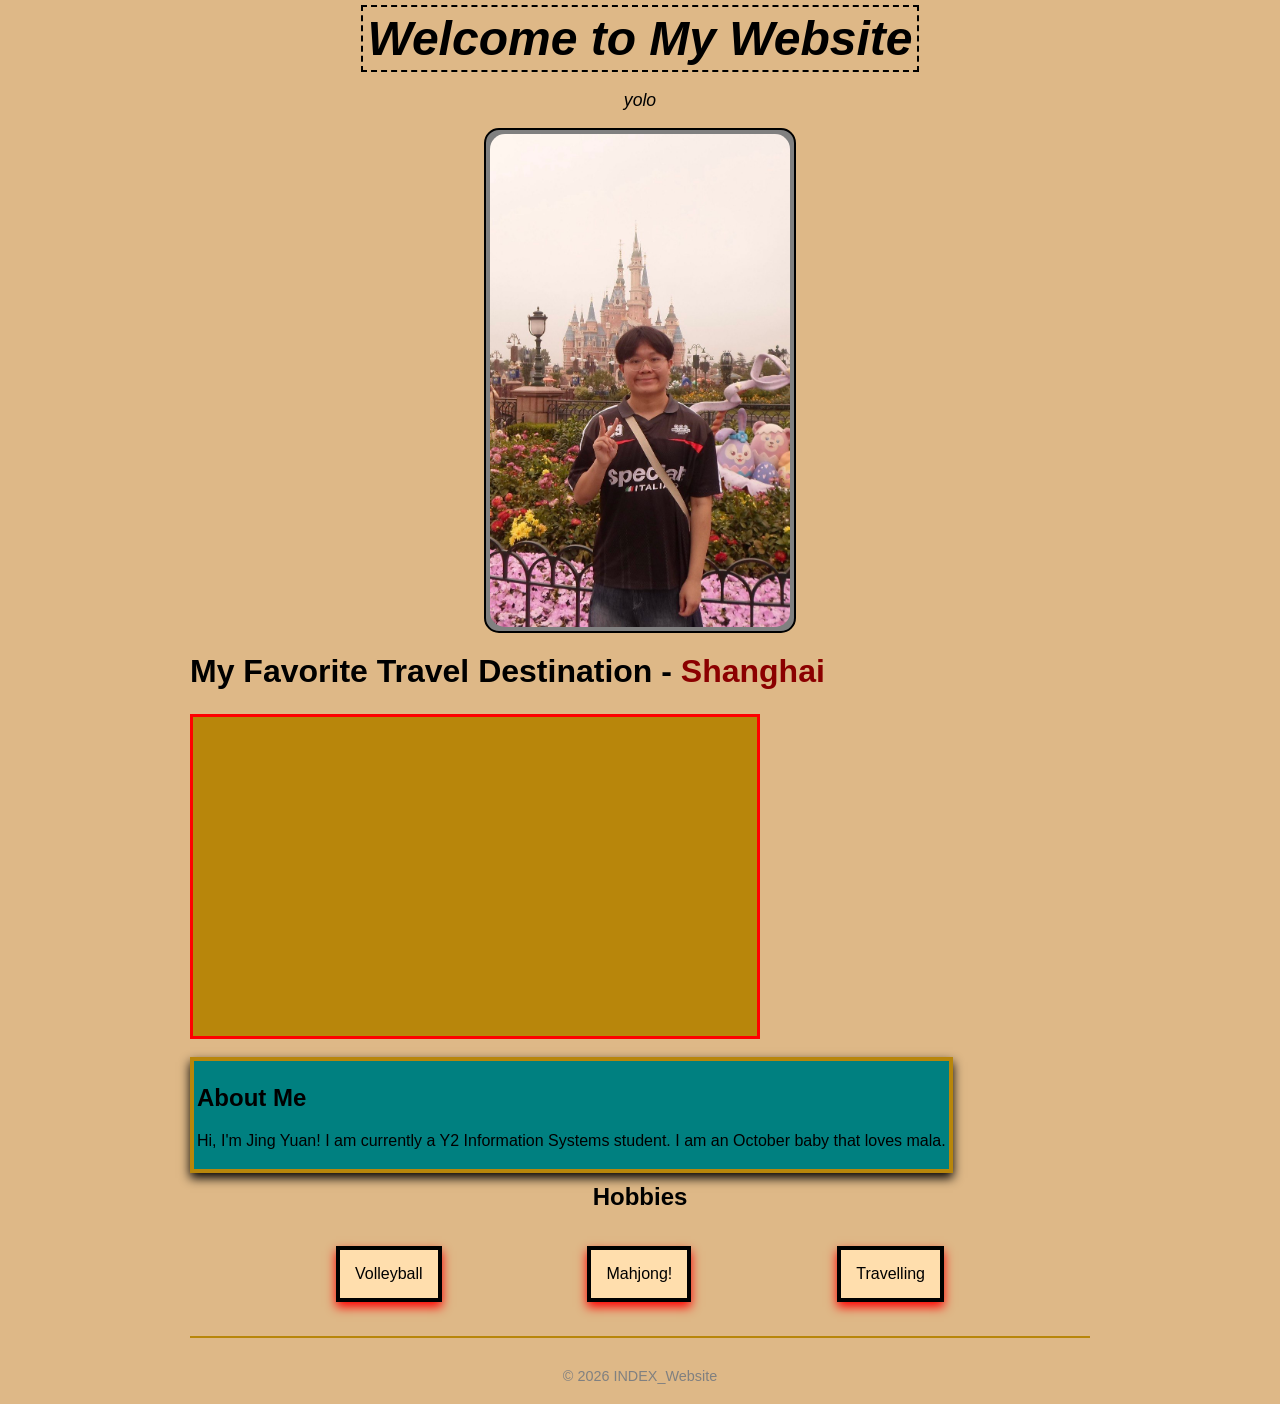
<file: index.html>
<!DOCTYPE html>
<html lang="en">
<head>
  <meta charset="UTF-8">
  <meta name="viewport" content="width=device-width, initial-scale=1.0">
  <title>JY's Website</title>
  <link rel="stylesheet" href="index_style.css">
</head>
<body>
<div class="container">
  <header class="site-header">
    <h1>Welcome to My Website</h1>
    <p class="tagline">yolo</p>
  </header>

  <main>

    <section class="profile">
      <img class="profile-photo" src="jy-image.jpg" alt="JY photo">
    </section>

    <section class="travel">
      <h2>My Favorite Travel Destination - <span class="sh">Shanghai</span></h2>
      <iframe class="travel-video"
        width="560"
        height="315"
        src="https://www.youtube.com/embed/CE1HFeOwMDY?autoplay=1&mute=1"
        title="Favorite travel destination video"
        frameborder="0"
        allow="autoplay; encrypted-media"
        allowfullscreen>
      </iframe>
    </section>

    <section class="bio-box">
      <h2>About Me</h2>
        <p>Hi, I'm Jing Yuan! I am currently a Y2 Information Systems student. I am an October baby that loves mala.</p>
    </section>
    <section class="interest">
        <h3>Hobbies</h3>
        <ul>
            <li>Volleyball</li>
            <li>Mahjong!</li>
            <li>Travelling</li>
        </ul>
    </section>

  </main>
  <footer class="site-footer">
    <p>&copy; 2026 INDEX_Website</p>
  </footer>
</div>
</body>
</html>
</file>
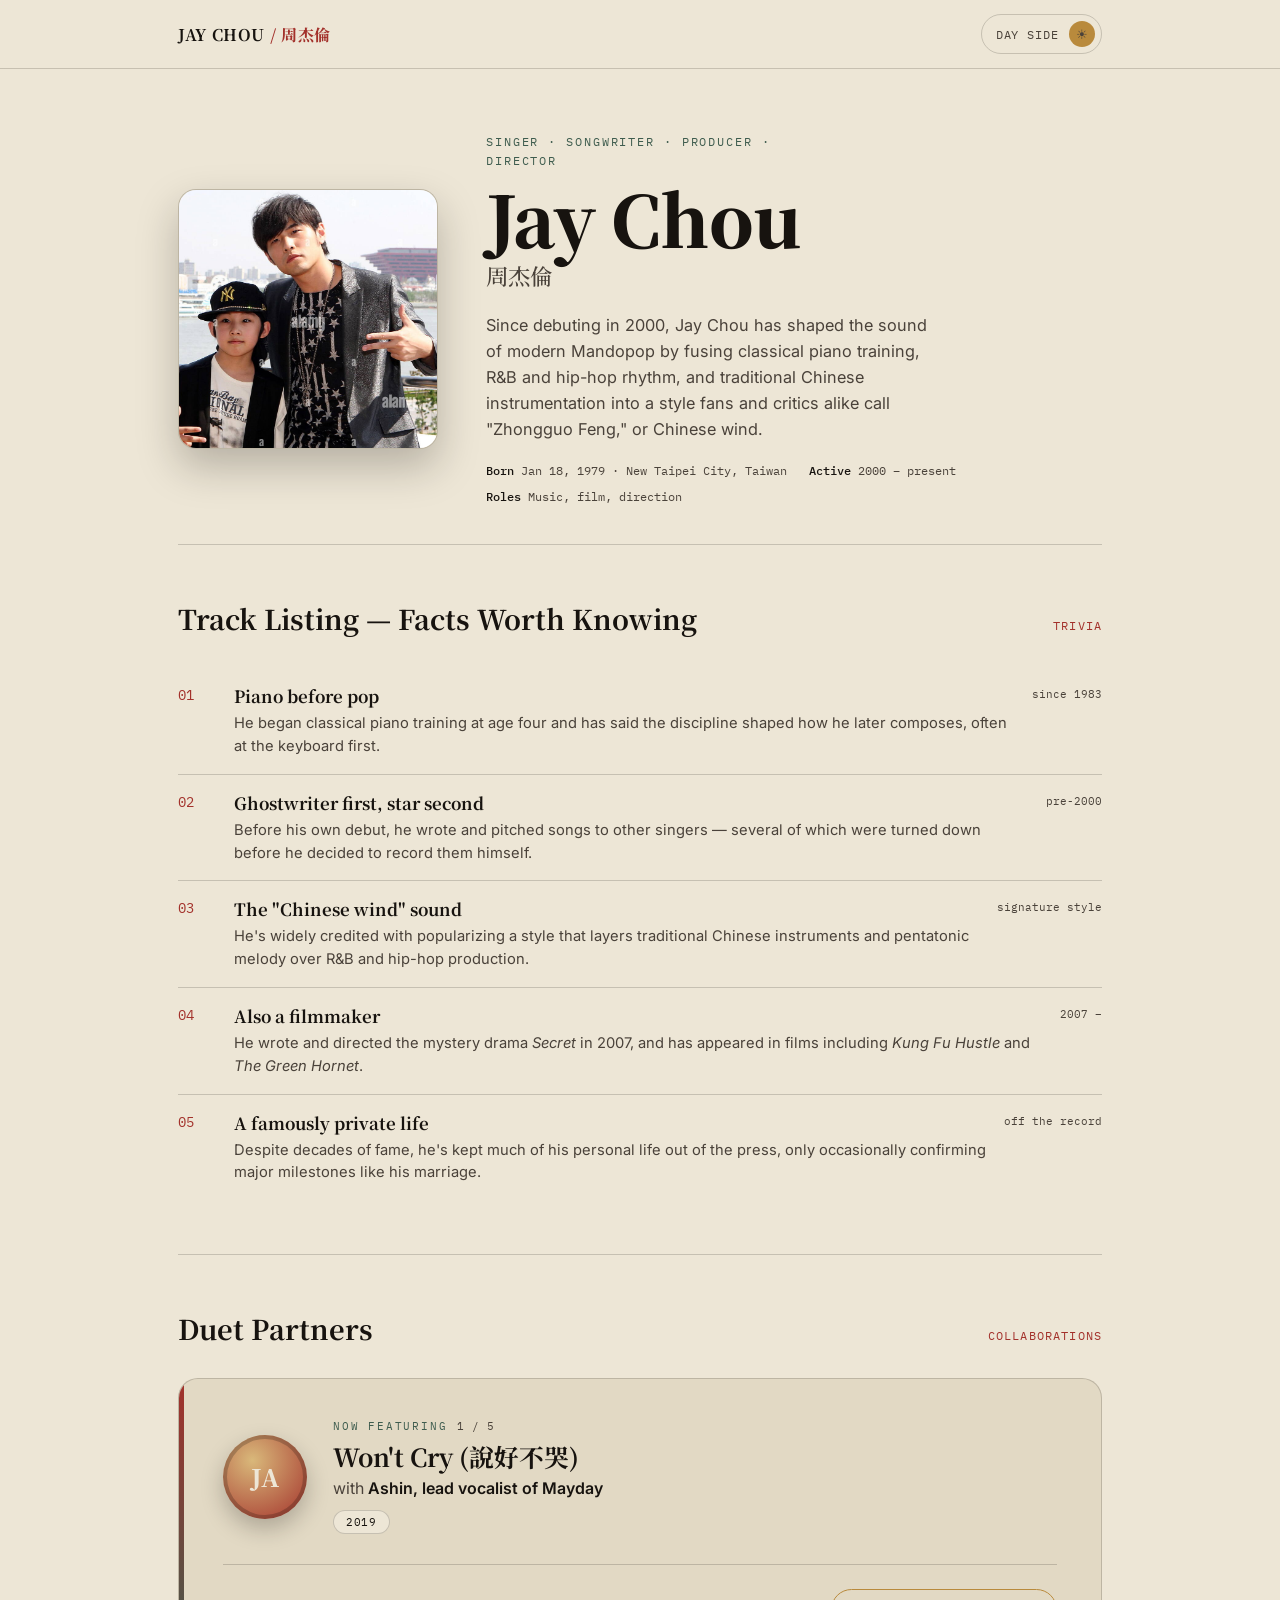
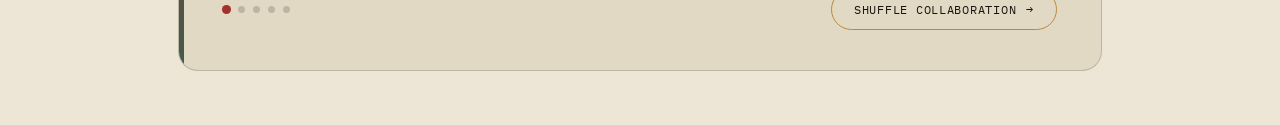
<file: fanpage.html>
<!DOCTYPE html>
<html lang="en">
<head>
<meta charset="UTF-8">
<meta name="viewport" content="width=device-width, initial-scale=1.0">
<title>Jay Chou · Liner Notes</title>
<link rel="preconnect" href="https://fonts.googleapis.com">
<link href="https://fonts.googleapis.com/css2?family=Noto+Serif+TC:wght@500;700;900&family=Inter:wght@400;500;600&family=IBM+Plex+Mono:wght@400;500&display=swap" rel="stylesheet">
<style>
  :root{
    --paper:#EDE6D6;
    --paper-2:#E2D9C4;
    --ink:#17130F;
    --ink-soft:#4A423A;
    --gold:#B98A3C;
    --gold-soft:#D9B87A;
    --jade:#3E5C4E;
    --seal:#A3312B;
    --line: rgba(23,19,15,0.18);
    --shadow: rgba(23,19,15,0.25);

    --stage-bg:#0C0D11;
    --stage-bg-2:#141620;
    --stage-ink:#ECE7DA;
    --stage-ink-soft:#B9B3A3;
    --stage-gold:#F2C955;
    --stage-jade:#6FAE93;
    --stage-seal:#E1584D;
    --stage-line: rgba(236,231,218,0.14);
    --stage-shadow: rgba(0,0,0,0.55);

    --bg: var(--paper);
    --bg2: var(--paper-2);
    --fg: var(--ink);
    --fg-soft: var(--ink-soft);
    --accent: var(--gold);
    --accent-soft: var(--gold-soft);
    --jade-c: var(--jade);
    --seal-c: var(--seal);
    --line-c: var(--line);
    --shadow-c: var(--shadow);

    --display: 'Noto Serif TC', serif;
    --body: 'Inter', system-ui, sans-serif;
    --mono: 'IBM Plex Mono', monospace;
  }

  [data-theme="night"]{
    --bg: var(--stage-bg);
    --bg2: var(--stage-bg-2);
    --fg: var(--stage-ink);
    --fg-soft: var(--stage-ink-soft);
    --accent: var(--stage-gold);
    --accent-soft: var(--stage-gold);
    --jade-c: var(--stage-jade);
    --seal-c: var(--stage-seal);
    --line-c: var(--stage-line);
    --shadow-c: var(--stage-shadow);
  }

  *{ box-sizing: border-box; }
  html{ scroll-behavior: smooth; }
  body{
    margin:0;
    background: var(--bg);
    color: var(--fg);
    font-family: var(--body);
    transition: background .5s ease, color .5s ease;
    -webkit-font-smoothing: antialiased;
  }

  :focus-visible{
    outline: 2px solid var(--seal-c);
    outline-offset: 3px;
  }

  a{ color: inherit; }

  .wrap{
    max-width: 980px;
    margin: 0 auto;
    padding: 0 28px;
  }

  /* ---------- Top bar ---------- */
  .topbar{
    position: sticky; top:0; z-index: 20;
    background: color-mix(in srgb, var(--bg) 88%, transparent);
    backdrop-filter: blur(6px);
    border-bottom: 1px solid var(--line-c);
  }
  .topbar-inner{
    max-width: 980px; margin: 0 auto; padding: 14px 28px;
    display:flex; align-items:center; justify-content: space-between;
  }
  .brand{
    font-family: var(--display); font-weight: 700; font-size: 1rem;
    letter-spacing: .04em;
  }
  .brand span{ color: var(--seal-c); }

  .theme-toggle{
    display:flex; align-items:center; gap:10px;
    background: transparent;
    border: 1px solid var(--line-c);
    border-radius: 999px;
    padding: 6px 6px 6px 14px;
    cursor:pointer;
    font-family: var(--mono);
    font-size: .72rem;
    letter-spacing: .08em;
    color: var(--fg-soft);
    text-transform: uppercase;
    transition: border-color .3s ease;
  }
  .theme-toggle:hover{ border-color: var(--accent); }
  .toggle-dot{
    width: 26px; height: 26px; border-radius: 50%;
    background: var(--accent);
    display:flex; align-items:center; justify-content:center;
    font-size: .8rem;
    transition: transform .4s cubic-bezier(.2,.9,.3,1.2);
  }
  [data-theme="night"] .toggle-dot{ transform: rotate(180deg); }

  /* ---------- Hero ---------- */
  .hero{
    padding: 64px 0 40px;
    display:grid;
    grid-template-columns: 260px 1fr;
    gap: 48px;
    align-items:center;
  }

  @keyframes spin{ to{ transform: rotate(360deg); } }

  .hero-photo{
    width: 260px; height: 260px;
    border-radius: 18px;
    overflow: hidden;
    background: var(--bg2);
    border: 1px solid var(--line-c);
    box-shadow: 0 18px 40px var(--shadow-c);
    flex-shrink: 0;
  }
  .hero-photo img{
    width: 100%; height: 100%;
    object-fit: cover;
    display: block;
  }

  .hero-copy .eyebrow{
    font-family: var(--mono);
    text-transform: uppercase;
    letter-spacing: .16em;
    font-size: .74rem;
    color: var(--jade-c);
    margin: 0 0 14px;
  }
  .hero-copy h1{
    font-family: var(--display);
    font-weight: 900;
    font-size: clamp(2.6rem, 6vw, 4.4rem);
    line-height: .95;
    margin: 0 0 6px;
    letter-spacing: -.01em;
  }
  .hero-copy .zh{
    font-family: var(--display);
    font-size: 1.4rem;
    color: var(--fg-soft);
    margin: 0 0 18px;
    font-weight: 500;
  }
  .hero-copy p{
    max-width: 46ch;
    color: var(--fg-soft);
    line-height: 1.6;
    font-size: 1.02rem;
    margin: 0 0 20px;
  }
  .meta-row{
    display:flex; flex-wrap: wrap; gap: 10px 22px;
    font-family: var(--mono);
    font-size: .78rem;
    color: var(--fg-soft);
  }
  .meta-row b{ color: var(--fg); font-weight: 500; }

  /* ---------- Section framing ---------- */
  section{ padding: 54px 0; border-top: 1px solid var(--line-c); }
  .section-head{
    display:flex; align-items:baseline; justify-content: space-between;
    margin-bottom: 30px; gap: 16px; flex-wrap: wrap;
  }
  .section-head h2{
    font-family: var(--display);
    font-size: 1.7rem;
    margin: 0;
  }
  .section-head .tag{
    font-family: var(--mono); font-size: .72rem;
    letter-spacing: .1em; text-transform: uppercase;
    color: var(--seal-c);
  }

  /* ---------- Bio (liner notes) ---------- */
  .bio{
    columns: 2;
    column-gap: 40px;
    color: var(--fg-soft);
    line-height: 1.75;
    font-size: 1rem;
  }
  .bio p{ margin: 0 0 1em; break-inside: avoid; }
  .bio p:first-of-type::first-letter{
    font-family: var(--display);
    font-size: 3.4rem;
    font-weight: 900;
    float: left;
    line-height: .8;
    padding: 6px 8px 0 0;
    color: var(--seal-c);
  }
  @media (max-width: 700px){ .bio{ columns: 1; } }

  /* ---------- Facts as tracklist ---------- */
  .tracklist{ list-style:none; margin:0; padding:0; }
  .track{
    display:grid;
    grid-template-columns: 40px 1fr auto;
    gap: 16px;
    align-items: start;
    padding: 16px 0;
    border-bottom: 1px solid var(--line-c);
  }
  .track:last-child{ border-bottom:none; }
  .track-no{
    font-family: var(--mono);
    color: var(--seal-c);
    font-size: .85rem;
    padding-top: 2px;
  }
  .track-body h3{
    margin: 0 0 4px;
    font-family: var(--display);
    font-size: 1.05rem;
    font-weight: 700;
  }
  .track-body p{
    margin: 0; color: var(--fg-soft);
    font-size: .92rem; line-height: 1.55;
  }
  .track-tag{
    font-family: var(--mono);
    font-size: .7rem;
    color: var(--fg-soft);
    white-space: nowrap;
    padding-top: 3px;
  }

  /* ---------- Interactive: duet partners ---------- */
  .duet-panel{
    position: relative;
    background: var(--bg2);
    border: 1px solid var(--line-c);
    border-radius: 20px;
    padding: 40px 44px;
    overflow: hidden;
  }
  .duet-panel::before{
    content:"";
    position:absolute;
    left:0; top:0; bottom:0;
    width: 5px;
    background: linear-gradient(var(--seal-c), var(--jade-c));
  }

  .duet-top{
    display:flex;
    align-items:center;
    gap: 26px;
  }
  @media (max-width: 560px){ .duet-top{ flex-direction: column; text-align:center; } }

  .duet-avatar{
    width: 84px; height: 84px;
    border-radius: 50%;
    flex-shrink: 0;
    display:flex; align-items:center; justify-content:center;
    background: radial-gradient(circle at 35% 30%, var(--accent-soft), var(--seal-c));
    color: var(--paper);
    font-family: var(--display); font-weight: 900; font-size: 1.5rem;
    box-shadow: inset 0 0 0 4px rgba(0,0,0,.2), 0 10px 22px var(--shadow-c);
    transition: opacity .25s ease, transform .25s ease;
  }

  .duet-info{ flex: 1; min-width: 0; }
  .duet-label{
    font-family: var(--mono);
    font-size: .7rem;
    text-transform: uppercase;
    letter-spacing: .16em;
    color: var(--jade-c);
    margin: 0 0 8px;
    display:flex; align-items:center; gap: 10px; flex-wrap: wrap;
  }
  .duet-count{ color: var(--fg-soft); letter-spacing: .04em; }

  .duet-body{
    transition: opacity .25s ease, transform .25s ease;
  }
  .duet-body.fading{
    opacity: 0;
    transform: translateY(6px);
  }
  .duet-song{
    font-family: var(--display);
    font-size: 1.55rem;
    font-weight: 700;
    margin: 0 0 6px;
    line-height: 1.25;
  }
  .duet-with{
    font-size: 1rem;
    color: var(--fg-soft);
    margin: 0 0 12px;
  }
  .duet-with b{ color: var(--fg); font-weight: 600; }
  .duet-year{
    display:inline-block;
    font-family: var(--mono);
    font-size: .7rem;
    letter-spacing: .06em;
    color: var(--fg);
    background: var(--bg);
    border: 1px solid var(--line-c);
    border-radius: 999px;
    padding: 4px 12px;
  }

  .duet-controls{
    display:flex;
    align-items:center;
    justify-content: space-between;
    gap: 20px;
    margin-top: 30px;
    padding-top: 24px;
    border-top: 1px solid var(--line-c);
  }
  @media (max-width: 560px){ .duet-controls{ flex-direction: column; } }

  .duet-dots{
    display:flex; gap: 8px;
  }
  .duet-dot{
    width: 7px; height: 7px; border-radius: 50%;
    background: var(--line-c);
    transition: background .25s ease, transform .25s ease;
  }
  .duet-dot.active{
    background: var(--seal-c);
    transform: scale(1.3);
  }

  .duet-btn{
    display:inline-flex; align-items:center; gap: 10px;
    border: 1px solid var(--accent);
    background: transparent;
    color: var(--fg);
    font-family: var(--mono);
    font-size: .76rem;
    letter-spacing: .06em;
    text-transform: uppercase;
    padding: 12px 22px;
    border-radius: 999px;
    cursor:pointer;
    transition: background .25s ease, color .25s ease, transform .15s ease;
  }
  .duet-btn:hover{ background: var(--accent); color: var(--bg); }
  .duet-btn:active{ transform: scale(.97); }
  .duet-btn .arrow{ transition: transform .25s ease; }
  .duet-btn:hover .arrow{ transform: translateX(3px); }

  @media (prefers-reduced-motion: reduce){
    .duet-body, .duet-avatar{ transition: none; }
  }

  /* ---------- Footer ---------- */
  footer{
    padding: 40px 0 70px;
    color: var(--fg-soft);
    font-family: var(--mono);
    font-size: .72rem;
    letter-spacing: .04em;
    text-align:center;
    border-top: 1px solid var(--line-c);
  }

  @media (max-width: 700px){
    .hero{ grid-template-columns: 1fr; text-align:center; }
    .hero-copy p{ margin-left:auto; margin-right:auto; }
    .meta-row{ justify-content:center; }
    .hero-photo{ margin: 0 auto; }
  }

  @media (prefers-reduced-motion: reduce){
    html{ scroll-behavior:auto; }
    .toggle-dot{ transition:none; }
  }
</style>
</head>
<body>

<div class="topbar">
  <div class="topbar-inner">
    <div class="brand">JAY CHOU <span>/ 周杰倫</span></div>
    <button class="theme-toggle" id="themeToggle" aria-pressed="false">
      <span id="themeLabel">Day side</span>
      <span class="toggle-dot" aria-hidden="true">☀</span>
    </button>
  </div>
</div>

<div class="wrap">

  <section class="hero" style="border-top:none;">
    <div class="hero-photo">
      <img src="/jaychou.jpg" alt="Jay Chou">
    </div>
    <div class="hero-copy">
      <p class="eyebrow">Singer · Songwriter · Producer · Director</p>
      <h1>Jay Chou</h1>
      <p class="zh">周杰倫</p>
      <p>Since debuting in 2000, Jay Chou has shaped the sound of modern Mandopop by fusing classical piano training, R&amp;B and hip-hop rhythm, and traditional Chinese instrumentation into a style fans and critics alike call "Zhongguo Feng," or Chinese wind.</p>
      <div class="meta-row">
        <span><b>Born</b> Jan 18, 1979 · New Taipei City, Taiwan</span>
        <span><b>Active</b> 2000 – present</span>
        <span><b>Roles</b> Music, film, direction</span>
      </div>
    </div>
  </section>

  <section id="facts">
    <div class="section-head">
      <h2>Track Listing — Facts Worth Knowing</h2>
      <span class="tag">Trivia</span>
    </div>
    <ol class="tracklist">
      <li class="track">
        <span class="track-no">01</span>
        <span class="track-body">
          <h3>Piano before pop</h3>
          <p>He began classical piano training at age four and has said the discipline shaped how he later composes, often at the keyboard first.</p>
        </span>
        <span class="track-tag">since 1983</span>
      </li>
      <li class="track">
        <span class="track-no">02</span>
        <span class="track-body">
          <h3>Ghostwriter first, star second</h3>
          <p>Before his own debut, he wrote and pitched songs to other singers — several of which were turned down before he decided to record them himself.</p>
        </span>
        <span class="track-tag">pre-2000</span>
      </li>
      <li class="track">
        <span class="track-no">03</span>
        <span class="track-body">
          <h3>The "Chinese wind" sound</h3>
          <p>He's widely credited with popularizing a style that layers traditional Chinese instruments and pentatonic melody over R&amp;B and hip-hop production.</p>
        </span>
        <span class="track-tag">signature style</span>
      </li>
      <li class="track">
        <span class="track-no">04</span>
        <span class="track-body">
          <h3>Also a filmmaker</h3>
          <p>He wrote and directed the mystery drama <em>Secret</em> in 2007, and has appeared in films including <em>Kung Fu Hustle</em> and <em>The Green Hornet</em>.</p>
        </span>
        <span class="track-tag">2007 –</span>
      </li>
      <li class="track">
        <span class="track-no">05</span>
        <span class="track-body">
          <h3>A famously private life</h3>
          <p>Despite decades of fame, he's kept much of his personal life out of the press, only occasionally confirming major milestones like his marriage.</p>
        </span>
        <span class="track-tag">off the record</span>
      </li>
    </ol>
  </section>

  <section id="duets">
    <div class="section-head">
      <h2>Duet Partners</h2>
      <span class="tag">Collaborations</span>
    </div>
    <div class="duet-panel">
      <div class="duet-top">
        <div class="duet-avatar" id="duetAvatar">JC</div>
        <div class="duet-info">
          <p class="duet-label">Now featuring <span class="duet-count" id="duetCount">1 / 5</span></p>
          <div class="duet-body" id="duetBody">
            <h3 class="duet-song" id="duetSong"></h3>
            <p class="duet-with" id="duetWith"></p>
            <span class="duet-year" id="duetYear"></span>
          </div>
        </div>
      </div>
      <div class="duet-controls">
        <div class="duet-dots" id="duetDots"></div>
        <button class="duet-btn" id="duetBtn">Shuffle collaboration <span class="arrow">→</span></button>
      </div>
    </div>
  </section>

</div>


<script>
  // ---- Theme switcher (Day / Night) ----
  const root = document.body;
  const toggleBtn = document.getElementById('themeToggle');
  const themeLabel = document.getElementById('themeLabel');
  const toggleDot = toggleBtn.querySelector('.toggle-dot');

  function setTheme(theme){
    if(theme === 'night'){
      root.setAttribute('data-theme', 'night');
      themeLabel.textContent = 'Night side';
      toggleDot.textContent = '★';
      toggleBtn.setAttribute('aria-pressed', 'true');
    } else {
      root.removeAttribute('data-theme');
      themeLabel.textContent = 'Day side';
      toggleDot.textContent = '☀';
      toggleBtn.setAttribute('aria-pressed', 'false');
    }
  }

  toggleBtn.addEventListener('click', () => {
    const isNight = root.getAttribute('data-theme') === 'night';
    setTheme(isNight ? 'day' : 'night');
  });

  // ---- Duet partner cycler ----
  const duets = [
    { song: "Won't Cry (說好不哭)", with: "Ashin, lead vocalist of Mayday", year: "2019", initials: "JA" },
    { song: "Shouldn't Be (不該)", with: "A-Mei", year: "2016", initials: "JM" },
    { song: "Coral Sea (珊瑚海)", with: "Lara Liang, on backing vocals", year: "2005", initials: "JL" },
    { song: "Christmas Star", with: "Gary Yang", year: "2011", initials: "JG" },
    { song: "Simple Love (簡單愛)", with: "Vivian Hsu, as lyricist", year: "2001", initials: "JV" }
  ];

  const duetAvatar = document.getElementById('duetAvatar');
  const duetBody = document.getElementById('duetBody');
  const duetSong = document.getElementById('duetSong');
  const duetWith = document.getElementById('duetWith');
  const duetYear = document.getElementById('duetYear');
  const duetCount = document.getElementById('duetCount');
  const duetDots = document.getElementById('duetDots');
  const duetBtn = document.getElementById('duetBtn');

  let duetIndex = 0;

  duets.forEach((_, i) => {
    const dot = document.createElement('span');
    dot.className = 'duet-dot' + (i === 0 ? ' active' : '');
    duetDots.appendChild(dot);
  });

  function renderDuet(i){
    const d = duets[i];
    duetAvatar.textContent = d.initials;
    duetSong.textContent = d.song;
    duetWith.innerHTML = 'with <b>' + d.with + '</b>';
    duetYear.textContent = d.year;
    duetCount.textContent = (i + 1) + ' / ' + duets.length;
    [...duetDots.children].forEach((dot, di) => {
      dot.classList.toggle('active', di === i);
    });
  }

  function pickRandomDuet(){
    if(duets.length <= 1) return 0;
    let i;
    do{ i = Math.floor(Math.random() * duets.length); } while(i === duetIndex);
    return i;
  }

  renderDuet(duetIndex);

  duetBtn.addEventListener('click', () => {
    duetBody.classList.add('fading');
    duetAvatar.style.opacity = '0';
    setTimeout(() => {
      duetIndex = pickRandomDuet();
      renderDuet(duetIndex);
      duetBody.classList.remove('fading');
      duetAvatar.style.opacity = '1';
    }, 220);
  });
</script>

</body>
</html>
</file>
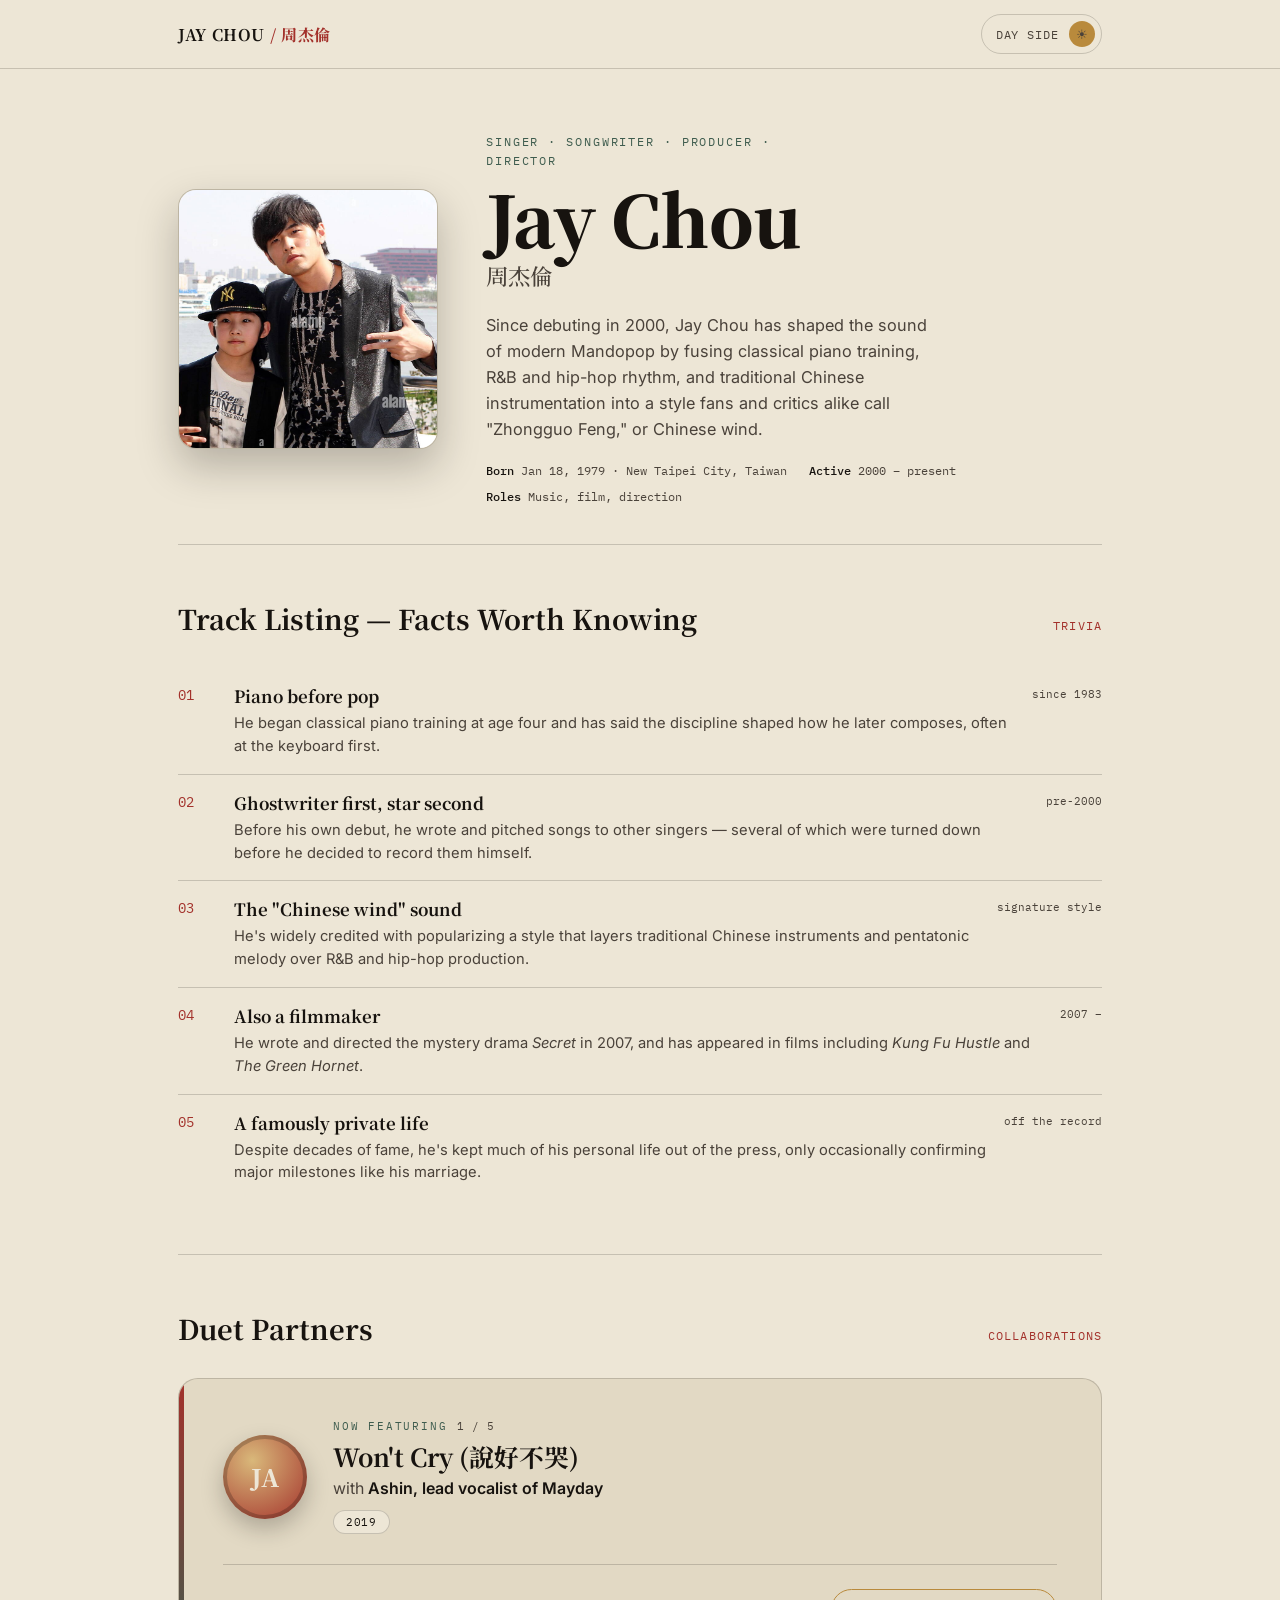
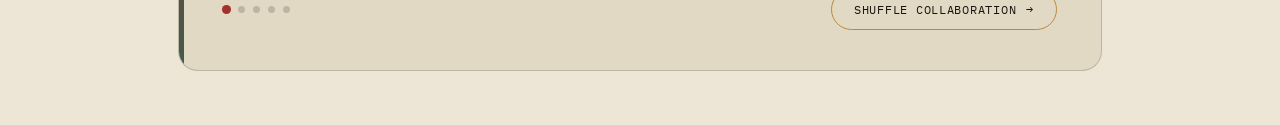
<file: wk1/fanpage.html>
<!DOCTYPE html>
<html lang="en">
<head>
<meta charset="UTF-8">
<meta name="viewport" content="width=device-width, initial-scale=1.0">
<title>Jay Chou · Liner Notes</title>
<link rel="preconnect" href="https://fonts.googleapis.com">
<link href="https://fonts.googleapis.com/css2?family=Noto+Serif+TC:wght@500;700;900&family=Inter:wght@400;500;600&family=IBM+Plex+Mono:wght@400;500&display=swap" rel="stylesheet">
<style>
  :root{
    --paper:#EDE6D6;
    --paper-2:#E2D9C4;
    --ink:#17130F;
    --ink-soft:#4A423A;
    --gold:#B98A3C;
    --gold-soft:#D9B87A;
    --jade:#3E5C4E;
    --seal:#A3312B;
    --line: rgba(23,19,15,0.18);
    --shadow: rgba(23,19,15,0.25);

    --stage-bg:#0C0D11;
    --stage-bg-2:#141620;
    --stage-ink:#ECE7DA;
    --stage-ink-soft:#B9B3A3;
    --stage-gold:#F2C955;
    --stage-jade:#6FAE93;
    --stage-seal:#E1584D;
    --stage-line: rgba(236,231,218,0.14);
    --stage-shadow: rgba(0,0,0,0.55);

    --bg: var(--paper);
    --bg2: var(--paper-2);
    --fg: var(--ink);
    --fg-soft: var(--ink-soft);
    --accent: var(--gold);
    --accent-soft: var(--gold-soft);
    --jade-c: var(--jade);
    --seal-c: var(--seal);
    --line-c: var(--line);
    --shadow-c: var(--shadow);

    --display: 'Noto Serif TC', serif;
    --body: 'Inter', system-ui, sans-serif;
    --mono: 'IBM Plex Mono', monospace;
  }

  [data-theme="night"]{
    --bg: var(--stage-bg);
    --bg2: var(--stage-bg-2);
    --fg: var(--stage-ink);
    --fg-soft: var(--stage-ink-soft);
    --accent: var(--stage-gold);
    --accent-soft: var(--stage-gold);
    --jade-c: var(--stage-jade);
    --seal-c: var(--stage-seal);
    --line-c: var(--stage-line);
    --shadow-c: var(--stage-shadow);
  }

  *{ box-sizing: border-box; }
  html{ scroll-behavior: smooth; }
  body{
    margin:0;
    background: var(--bg);
    color: var(--fg);
    font-family: var(--body);
    transition: background .5s ease, color .5s ease;
    -webkit-font-smoothing: antialiased;
  }

  :focus-visible{
    outline: 2px solid var(--seal-c);
    outline-offset: 3px;
  }

  a{ color: inherit; }

  .wrap{
    max-width: 980px;
    margin: 0 auto;
    padding: 0 28px;
  }

  /* ---------- Top bar ---------- */
  .topbar{
    position: sticky; top:0; z-index: 20;
    background: color-mix(in srgb, var(--bg) 88%, transparent);
    backdrop-filter: blur(6px);
    border-bottom: 1px solid var(--line-c);
  }
  .topbar-inner{
    max-width: 980px; margin: 0 auto; padding: 14px 28px;
    display:flex; align-items:center; justify-content: space-between;
  }
  .brand{
    font-family: var(--display); font-weight: 700; font-size: 1rem;
    letter-spacing: .04em;
  }
  .brand span{ color: var(--seal-c); }

  .theme-toggle{
    display:flex; align-items:center; gap:10px;
    background: transparent;
    border: 1px solid var(--line-c);
    border-radius: 999px;
    padding: 6px 6px 6px 14px;
    cursor:pointer;
    font-family: var(--mono);
    font-size: .72rem;
    letter-spacing: .08em;
    color: var(--fg-soft);
    text-transform: uppercase;
    transition: border-color .3s ease;
  }
  .theme-toggle:hover{ border-color: var(--accent); }
  .toggle-dot{
    width: 26px; height: 26px; border-radius: 50%;
    background: var(--accent);
    display:flex; align-items:center; justify-content:center;
    font-size: .8rem;
    transition: transform .4s cubic-bezier(.2,.9,.3,1.2);
  }
  [data-theme="night"] .toggle-dot{ transform: rotate(180deg); }

  /* ---------- Hero ---------- */
  .hero{
    padding: 64px 0 40px;
    display:grid;
    grid-template-columns: 260px 1fr;
    gap: 48px;
    align-items:center;
  }

  @keyframes spin{ to{ transform: rotate(360deg); } }

  .hero-photo{
    width: 260px; height: 260px;
    border-radius: 18px;
    overflow: hidden;
    background: var(--bg2);
    border: 1px solid var(--line-c);
    box-shadow: 0 18px 40px var(--shadow-c);
    flex-shrink: 0;
  }
  .hero-photo img{
    width: 100%; height: 100%;
    object-fit: cover;
    display: block;
  }

  .hero-copy .eyebrow{
    font-family: var(--mono);
    text-transform: uppercase;
    letter-spacing: .16em;
    font-size: .74rem;
    color: var(--jade-c);
    margin: 0 0 14px;
  }
  .hero-copy h1{
    font-family: var(--display);
    font-weight: 900;
    font-size: clamp(2.6rem, 6vw, 4.4rem);
    line-height: .95;
    margin: 0 0 6px;
    letter-spacing: -.01em;
  }
  .hero-copy .zh{
    font-family: var(--display);
    font-size: 1.4rem;
    color: var(--fg-soft);
    margin: 0 0 18px;
    font-weight: 500;
  }
  .hero-copy p{
    max-width: 46ch;
    color: var(--fg-soft);
    line-height: 1.6;
    font-size: 1.02rem;
    margin: 0 0 20px;
  }
  .meta-row{
    display:flex; flex-wrap: wrap; gap: 10px 22px;
    font-family: var(--mono);
    font-size: .78rem;
    color: var(--fg-soft);
  }
  .meta-row b{ color: var(--fg); font-weight: 500; }

  /* ---------- Section framing ---------- */
  section{ padding: 54px 0; border-top: 1px solid var(--line-c); }
  .section-head{
    display:flex; align-items:baseline; justify-content: space-between;
    margin-bottom: 30px; gap: 16px; flex-wrap: wrap;
  }
  .section-head h2{
    font-family: var(--display);
    font-size: 1.7rem;
    margin: 0;
  }
  .section-head .tag{
    font-family: var(--mono); font-size: .72rem;
    letter-spacing: .1em; text-transform: uppercase;
    color: var(--seal-c);
  }

  /* ---------- Bio (liner notes) ---------- */
  .bio{
    columns: 2;
    column-gap: 40px;
    color: var(--fg-soft);
    line-height: 1.75;
    font-size: 1rem;
  }
  .bio p{ margin: 0 0 1em; break-inside: avoid; }
  .bio p:first-of-type::first-letter{
    font-family: var(--display);
    font-size: 3.4rem;
    font-weight: 900;
    float: left;
    line-height: .8;
    padding: 6px 8px 0 0;
    color: var(--seal-c);
  }
  @media (max-width: 700px){ .bio{ columns: 1; } }

  /* ---------- Facts as tracklist ---------- */
  .tracklist{ list-style:none; margin:0; padding:0; }
  .track{
    display:grid;
    grid-template-columns: 40px 1fr auto;
    gap: 16px;
    align-items: start;
    padding: 16px 0;
    border-bottom: 1px solid var(--line-c);
  }
  .track:last-child{ border-bottom:none; }
  .track-no{
    font-family: var(--mono);
    color: var(--seal-c);
    font-size: .85rem;
    padding-top: 2px;
  }
  .track-body h3{
    margin: 0 0 4px;
    font-family: var(--display);
    font-size: 1.05rem;
    font-weight: 700;
  }
  .track-body p{
    margin: 0; color: var(--fg-soft);
    font-size: .92rem; line-height: 1.55;
  }
  .track-tag{
    font-family: var(--mono);
    font-size: .7rem;
    color: var(--fg-soft);
    white-space: nowrap;
    padding-top: 3px;
  }

  /* ---------- Interactive: duet partners ---------- */
  .duet-panel{
    position: relative;
    background: var(--bg2);
    border: 1px solid var(--line-c);
    border-radius: 20px;
    padding: 40px 44px;
    overflow: hidden;
  }
  .duet-panel::before{
    content:"";
    position:absolute;
    left:0; top:0; bottom:0;
    width: 5px;
    background: linear-gradient(var(--seal-c), var(--jade-c));
  }

  .duet-top{
    display:flex;
    align-items:center;
    gap: 26px;
  }
  @media (max-width: 560px){ .duet-top{ flex-direction: column; text-align:center; } }

  .duet-avatar{
    width: 84px; height: 84px;
    border-radius: 50%;
    flex-shrink: 0;
    display:flex; align-items:center; justify-content:center;
    background: radial-gradient(circle at 35% 30%, var(--accent-soft), var(--seal-c));
    color: var(--paper);
    font-family: var(--display); font-weight: 900; font-size: 1.5rem;
    box-shadow: inset 0 0 0 4px rgba(0,0,0,.2), 0 10px 22px var(--shadow-c);
    transition: opacity .25s ease, transform .25s ease;
  }

  .duet-info{ flex: 1; min-width: 0; }
  .duet-label{
    font-family: var(--mono);
    font-size: .7rem;
    text-transform: uppercase;
    letter-spacing: .16em;
    color: var(--jade-c);
    margin: 0 0 8px;
    display:flex; align-items:center; gap: 10px; flex-wrap: wrap;
  }
  .duet-count{ color: var(--fg-soft); letter-spacing: .04em; }

  .duet-body{
    transition: opacity .25s ease, transform .25s ease;
  }
  .duet-body.fading{
    opacity: 0;
    transform: translateY(6px);
  }
  .duet-song{
    font-family: var(--display);
    font-size: 1.55rem;
    font-weight: 700;
    margin: 0 0 6px;
    line-height: 1.25;
  }
  .duet-with{
    font-size: 1rem;
    color: var(--fg-soft);
    margin: 0 0 12px;
  }
  .duet-with b{ color: var(--fg); font-weight: 600; }
  .duet-year{
    display:inline-block;
    font-family: var(--mono);
    font-size: .7rem;
    letter-spacing: .06em;
    color: var(--fg);
    background: var(--bg);
    border: 1px solid var(--line-c);
    border-radius: 999px;
    padding: 4px 12px;
  }

  .duet-controls{
    display:flex;
    align-items:center;
    justify-content: space-between;
    gap: 20px;
    margin-top: 30px;
    padding-top: 24px;
    border-top: 1px solid var(--line-c);
  }
  @media (max-width: 560px){ .duet-controls{ flex-direction: column; } }

  .duet-dots{
    display:flex; gap: 8px;
  }
  .duet-dot{
    width: 7px; height: 7px; border-radius: 50%;
    background: var(--line-c);
    transition: background .25s ease, transform .25s ease;
  }
  .duet-dot.active{
    background: var(--seal-c);
    transform: scale(1.3);
  }

  .duet-btn{
    display:inline-flex; align-items:center; gap: 10px;
    border: 1px solid var(--accent);
    background: transparent;
    color: var(--fg);
    font-family: var(--mono);
    font-size: .76rem;
    letter-spacing: .06em;
    text-transform: uppercase;
    padding: 12px 22px;
    border-radius: 999px;
    cursor:pointer;
    transition: background .25s ease, color .25s ease, transform .15s ease;
  }
  .duet-btn:hover{ background: var(--accent); color: var(--bg); }
  .duet-btn:active{ transform: scale(.97); }
  .duet-btn .arrow{ transition: transform .25s ease; }
  .duet-btn:hover .arrow{ transform: translateX(3px); }

  @media (prefers-reduced-motion: reduce){
    .duet-body, .duet-avatar{ transition: none; }
  }

  /* ---------- Footer ---------- */
  footer{
    padding: 40px 0 70px;
    color: var(--fg-soft);
    font-family: var(--mono);
    font-size: .72rem;
    letter-spacing: .04em;
    text-align:center;
    border-top: 1px solid var(--line-c);
  }

  @media (max-width: 700px){
    .hero{ grid-template-columns: 1fr; text-align:center; }
    .hero-copy p{ margin-left:auto; margin-right:auto; }
    .meta-row{ justify-content:center; }
    .hero-photo{ margin: 0 auto; }
  }

  @media (prefers-reduced-motion: reduce){
    html{ scroll-behavior:auto; }
    .toggle-dot{ transition:none; }
  }
</style>
</head>
<body>

<div class="topbar">
  <div class="topbar-inner">
    <div class="brand">JAY CHOU <span>/ 周杰倫</span></div>
    <button class="theme-toggle" id="themeToggle" aria-pressed="false">
      <span id="themeLabel">Day side</span>
      <span class="toggle-dot" aria-hidden="true">☀</span>
    </button>
  </div>
</div>

<div class="wrap">

  <section class="hero" style="border-top:none;">
    <div class="hero-photo">
      <img src="./jaychou.jpg" alt="Jay Chou">
    </div>
    <div class="hero-copy">
      <p class="eyebrow">Singer · Songwriter · Producer · Director</p>
      <h1>Jay Chou</h1>
      <p class="zh">周杰倫</p>
      <p>Since debuting in 2000, Jay Chou has shaped the sound of modern Mandopop by fusing classical piano training, R&amp;B and hip-hop rhythm, and traditional Chinese instrumentation into a style fans and critics alike call "Zhongguo Feng," or Chinese wind.</p>
      <div class="meta-row">
        <span><b>Born</b> Jan 18, 1979 · New Taipei City, Taiwan</span>
        <span><b>Active</b> 2000 – present</span>
        <span><b>Roles</b> Music, film, direction</span>
      </div>
    </div>
  </section>

  <section id="facts">
    <div class="section-head">
      <h2>Track Listing — Facts Worth Knowing</h2>
      <span class="tag">Trivia</span>
    </div>
    <ol class="tracklist">
      <li class="track">
        <span class="track-no">01</span>
        <span class="track-body">
          <h3>Piano before pop</h3>
          <p>He began classical piano training at age four and has said the discipline shaped how he later composes, often at the keyboard first.</p>
        </span>
        <span class="track-tag">since 1983</span>
      </li>
      <li class="track">
        <span class="track-no">02</span>
        <span class="track-body">
          <h3>Ghostwriter first, star second</h3>
          <p>Before his own debut, he wrote and pitched songs to other singers — several of which were turned down before he decided to record them himself.</p>
        </span>
        <span class="track-tag">pre-2000</span>
      </li>
      <li class="track">
        <span class="track-no">03</span>
        <span class="track-body">
          <h3>The "Chinese wind" sound</h3>
          <p>He's widely credited with popularizing a style that layers traditional Chinese instruments and pentatonic melody over R&amp;B and hip-hop production.</p>
        </span>
        <span class="track-tag">signature style</span>
      </li>
      <li class="track">
        <span class="track-no">04</span>
        <span class="track-body">
          <h3>Also a filmmaker</h3>
          <p>He wrote and directed the mystery drama <em>Secret</em> in 2007, and has appeared in films including <em>Kung Fu Hustle</em> and <em>The Green Hornet</em>.</p>
        </span>
        <span class="track-tag">2007 –</span>
      </li>
      <li class="track">
        <span class="track-no">05</span>
        <span class="track-body">
          <h3>A famously private life</h3>
          <p>Despite decades of fame, he's kept much of his personal life out of the press, only occasionally confirming major milestones like his marriage.</p>
        </span>
        <span class="track-tag">off the record</span>
      </li>
    </ol>
  </section>

  <section id="duets">
    <div class="section-head">
      <h2>Duet Partners</h2>
      <span class="tag">Collaborations</span>
    </div>
    <div class="duet-panel">
      <div class="duet-top">
        <div class="duet-avatar" id="duetAvatar">JC</div>
        <div class="duet-info">
          <p class="duet-label">Now featuring <span class="duet-count" id="duetCount">1 / 5</span></p>
          <div class="duet-body" id="duetBody">
            <h3 class="duet-song" id="duetSong"></h3>
            <p class="duet-with" id="duetWith"></p>
            <span class="duet-year" id="duetYear"></span>
          </div>
        </div>
      </div>
      <div class="duet-controls">
        <div class="duet-dots" id="duetDots"></div>
        <button class="duet-btn" id="duetBtn">Shuffle collaboration <span class="arrow">→</span></button>
      </div>
    </div>
  </section>

</div>


<script>
  // ---- Theme switcher (Day / Night) ----
  const root = document.body;
  const toggleBtn = document.getElementById('themeToggle');
  const themeLabel = document.getElementById('themeLabel');
  const toggleDot = toggleBtn.querySelector('.toggle-dot');

  function setTheme(theme){
    if(theme === 'night'){
      root.setAttribute('data-theme', 'night');
      themeLabel.textContent = 'Night side';
      toggleDot.textContent = '★';
      toggleBtn.setAttribute('aria-pressed', 'true');
    } else {
      root.removeAttribute('data-theme');
      themeLabel.textContent = 'Day side';
      toggleDot.textContent = '☀';
      toggleBtn.setAttribute('aria-pressed', 'false');
    }
  }

  toggleBtn.addEventListener('click', () => {
    const isNight = root.getAttribute('data-theme') === 'night';
    setTheme(isNight ? 'day' : 'night');
  });

  // ---- Duet partner cycler ----
  const duets = [
    { song: "Won't Cry (說好不哭)", with: "Ashin, lead vocalist of Mayday", year: "2019", initials: "JA" },
    { song: "Shouldn't Be (不該)", with: "A-Mei", year: "2016", initials: "JM" },
    { song: "Coral Sea (珊瑚海)", with: "Lara Liang, on backing vocals", year: "2005", initials: "JL" },
    { song: "Christmas Star", with: "Gary Yang", year: "2011", initials: "JG" },
    { song: "Simple Love (簡單愛)", with: "Vivian Hsu, as lyricist", year: "2001", initials: "JV" }
  ];

  const duetAvatar = document.getElementById('duetAvatar');
  const duetBody = document.getElementById('duetBody');
  const duetSong = document.getElementById('duetSong');
  const duetWith = document.getElementById('duetWith');
  const duetYear = document.getElementById('duetYear');
  const duetCount = document.getElementById('duetCount');
  const duetDots = document.getElementById('duetDots');
  const duetBtn = document.getElementById('duetBtn');

  let duetIndex = 0;

  duets.forEach((_, i) => {
    const dot = document.createElement('span');
    dot.className = 'duet-dot' + (i === 0 ? ' active' : '');
    duetDots.appendChild(dot);
  });

  function renderDuet(i){
    const d = duets[i];
    duetAvatar.textContent = d.initials;
    duetSong.textContent = d.song;
    duetWith.innerHTML = 'with <b>' + d.with + '</b>';
    duetYear.textContent = d.year;
    duetCount.textContent = (i + 1) + ' / ' + duets.length;
    [...duetDots.children].forEach((dot, di) => {
      dot.classList.toggle('active', di === i);
    });
  }

  function pickRandomDuet(){
    if(duets.length <= 1) return 0;
    let i;
    do{ i = Math.floor(Math.random() * duets.length); } while(i === duetIndex);
    return i;
  }

  renderDuet(duetIndex);

  duetBtn.addEventListener('click', () => {
    duetBody.classList.add('fading');
    duetAvatar.style.opacity = '0';
    setTimeout(() => {
      duetIndex = pickRandomDuet();
      renderDuet(duetIndex);
      duetBody.classList.remove('fading');
      duetAvatar.style.opacity = '1';
    }, 220);
  });
</script>

</body>
</html>
</file>
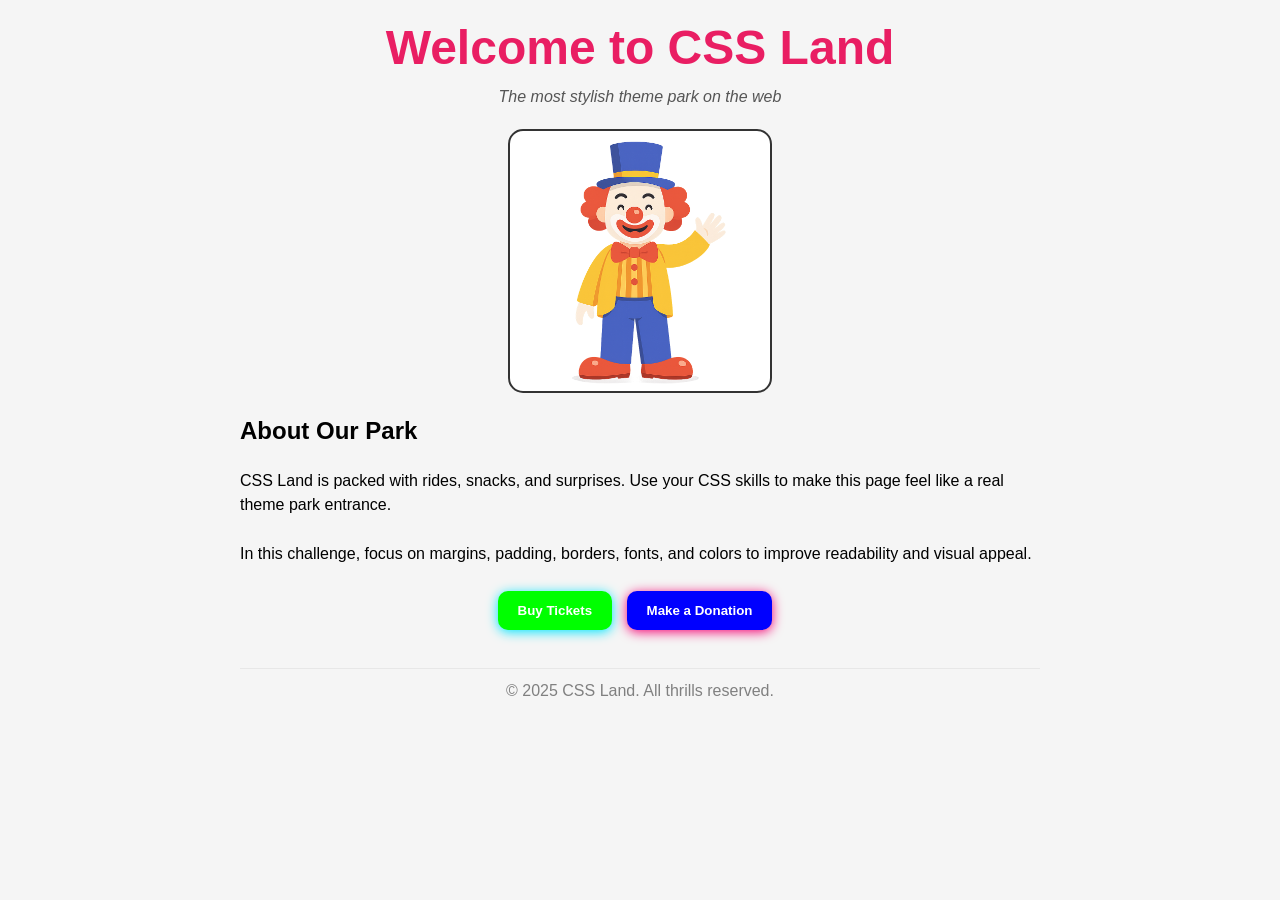
<file: wk2/Challenge1/home.html>
<!DOCTYPE html>
<html lang="en">
<head>
    <meta charset="UTF-8" />
    <meta name="viewport" content="width=device-width, initial-scale=1.0"/>
    <title>Challenge 1 - CSS Land - Welcome</title>
    <link rel="stylesheet" href="styles.css"/>
</head>
<body>

    <!-- DO NOT MODIFY HTML
         YOU MAY ONLY EDIT styles.css
    -->

    <div class="container">

        <header class="site-header">
            <h1>Welcome to <span class="park-name">CSS Land</span></h1>
            <p class="tagline">The most stylish theme park on the web</p>
        </header>

        <main>
            <section class="hero">
                <div class="mascot-placeholder" aria-label="Mascot placeholder" role="img">
                    <img id="mascot-image" src="mascot.png">
                </div>
            </section>

            <section class="about">
                <h2>About Our Park</h2>
                <p>CSS Land is packed with rides, snacks, and surprises. Use your CSS skills to make this
                    page feel like a real theme park entrance.
                </p>
                <p>In this challenge, focus on margins, padding, borders, fonts, and colors to improve
                    readability and visual appeal.
                </p>
            </section>

            <section class="actions">
                <button class="buy-tickets">Buy Tickets</button>
                <button class="make-donation">Make a Donation</button>
            </section>
        </main>

        <footer class="site-footer">
            <p>© 2025 CSS Land. All thrills reserved.</p>
        </footer>

    </div>

</body>
</html>
</file>
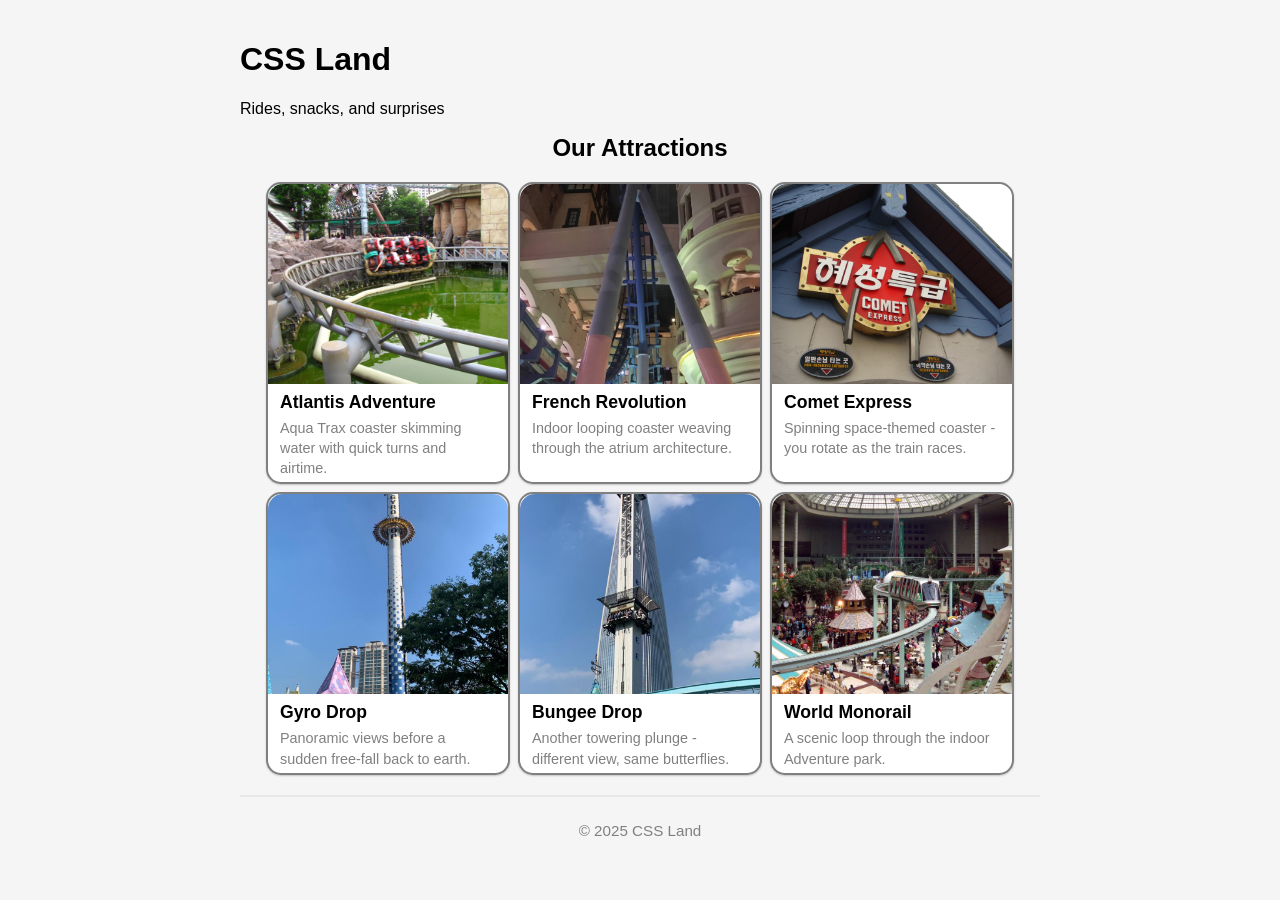
<file: wk2/Challenge2/home.html>
<!DOCTYPE html>
<html lang="en">
<head>
    <meta charset="UTF-8" />
    <meta name="viewport" content="width=device-width, initial-scale=1.0"/>
    <title>Challenge 2 - CSS Land - Attractions Gallery</title>
    <link rel="stylesheet" href="styles.css"/>
</head>
<body>

    <!-- DO NOT MODIFY home.html -->
    <!-- Add all styling in styles.css -->

    <div class="container">
        <header class="site-header">
            <h1>CSS Land</h1>
            <p class="tagline">Rides, snacks, and surprises</p>
        </header>

        <main>
            <section class="attractions">
                <h2>Our Attractions</h2>

                <div class="cards">
                    <article class="card">
                        <img src="images/atlantis.jpg" alt="Atlantis Adventure at Lotte World">
                        <h3>Atlantis Adventure</h3>
                        <p class="blurb">Aqua Trax coaster skimming water with quick turns and airtime.</p>
                    </article>

                    <article class="card">
                        <img src="images/french.jpg" alt="French Revolution indoor coaster">
                        <h3>French Revolution</h3>
                        <p class="blurb">Indoor looping coaster weaving through the atrium architecture.</p>
                    </article>

                    <article class="card">
                        <img src="images/comet.jpg" alt="Comet Express at Lotte World">
                        <h3>Comet Express</h3>
                        <p class="blurb">Spinning space-themed coaster - you rotate as the train races.</p>
                    </article>

                    <article class="card">
                        <img src="images/gyro.jpg" alt="Gyro Drop tower ride at Lotte World">
                        <h3>Gyro Drop</h3>
                        <p class="blurb">Panoramic views before a sudden free-fall back to earth.</p>
                    </article>

                    <article class="card">
                        <img src="images/bungee.jpg" alt="Bungee Drop at Lotte World">
                        <h3>Bungee Drop</h3>
                        <p class="blurb">Another towering plunge - different view, same butterflies.</p>
                    </article>

                    <article class="card">
                        <img src="images/monorail.jpg" alt="World Monorail at Lotte World Adventure">
                        <h3>World Monorail</h3>
                        <p class="blurb">A scenic loop through the indoor Adventure park.</p>
                    </article>
                </div>
            </section>
        </main>

        <footer class="site-footer">
            <p>© 2025 CSS Land</p>
        </footer>
    </div>

</body>
</html>
</file>
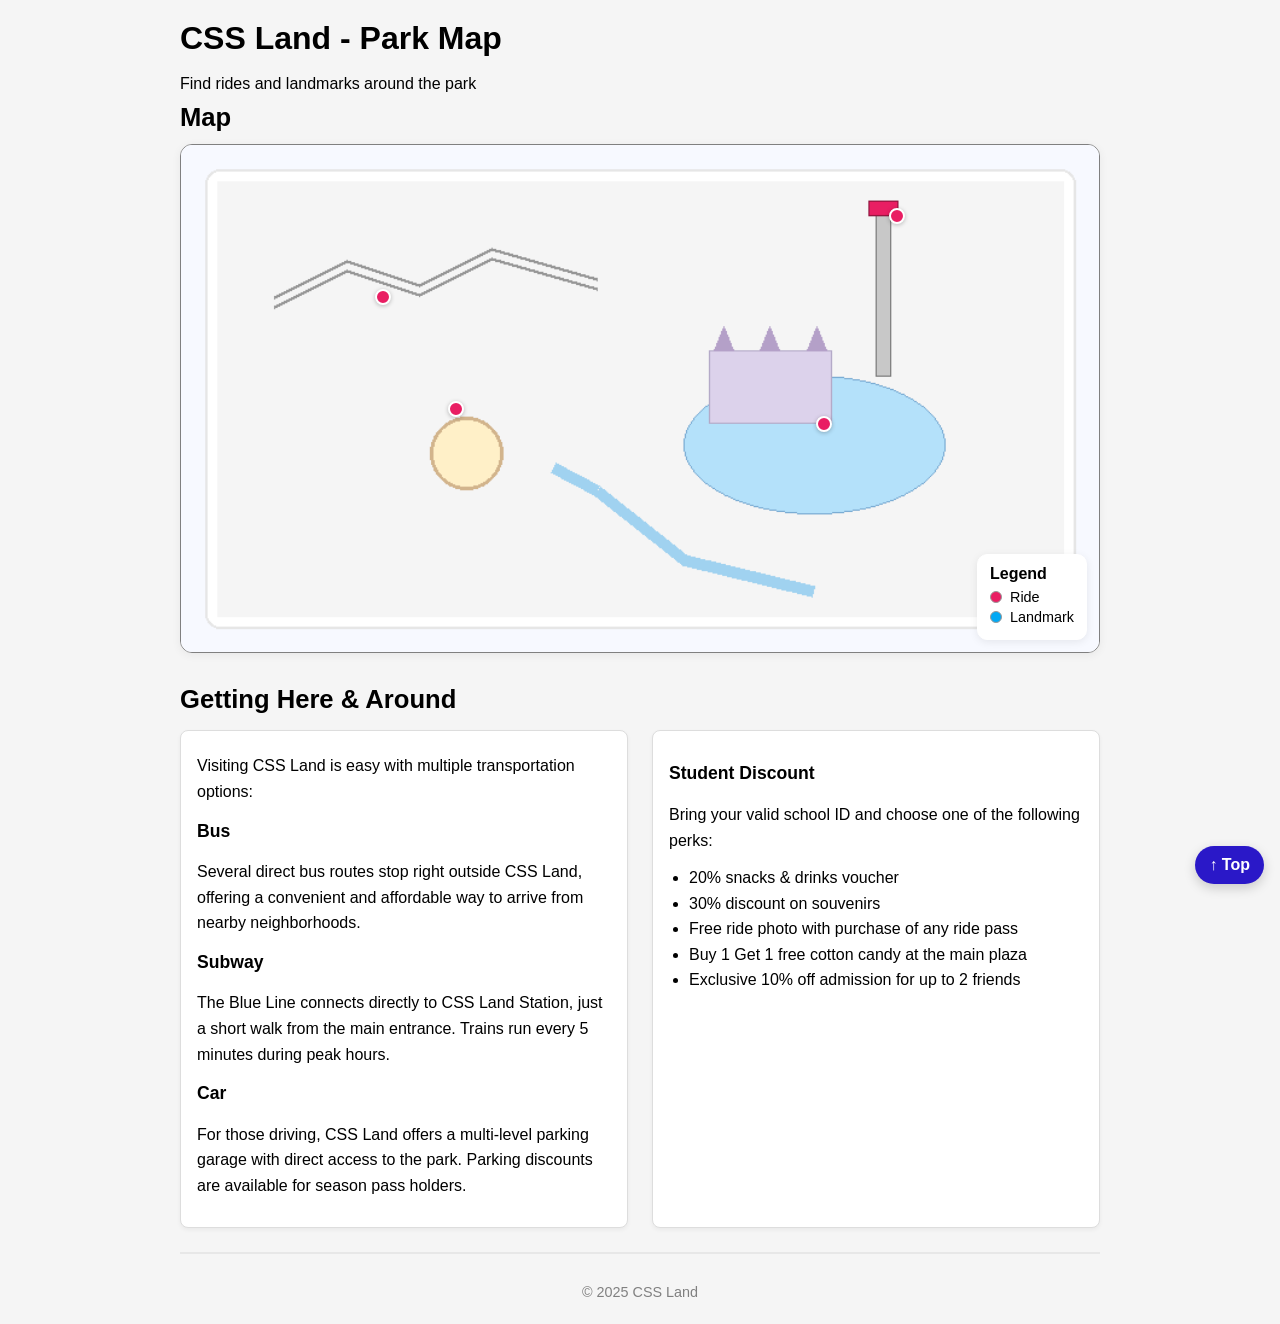
<file: wk2/Challenge3/home.html>
<!DOCTYPE html>
<html lang="en">
<head>
    <meta charset="UTF-8" />
    <meta name="viewport" content="width=device-width, initial-scale=1.0"/>
    <title>Challenge 3 - CSS Land - Park Map</title>
    <link rel="stylesheet" href="styles.css"/>
</head>
<body id="top">
    <!-- DO NOT MODIFY home.html -->
    <!-- Add all your styles in styles.css -->

    <div class="container">
        <header class="site-header">
            <h1>CSS Land - Park Map</h1>
            <p class="tagline">Find rides and landmarks around the park</p>
        </header>

        <main>
            <section class="map-section">
                <h2>Map</h2>

                <!-- Map wrapper: make this the positioning context -->
                <div class="map-wrapper">
                    <!-- Map image -->
                    <img class="park-map" src="map.png" alt="CSS Land Park Map">

                    <!-- Attraction markers (place precisely on the map) -->
                    <button class="marker" id="marker-atlantis" aria-label="Atlantis Adventure">
                        <span class="tooltip">Atlantis Adventure</span>
                    </button>

                    <button class="marker" id="marker-gyro" aria-label="Gyro Drop">
                        <span class="tooltip">Gyro Drop</span>
                    </button>

                    <button class="marker" id="marker-carousel" aria-label="Carousel Dreams">
                        <span class="tooltip">Carousel Dreams</span>
                    </button>

                    <button class="marker" id="marker-river" aria-label="River Rapids">
                        <span class="tooltip">River Rapids</span>
                    </button>

                    <!-- Legend box pinned to map corner -->
                    <aside class="legend">
                        <h3>Legend</h3>
                        <ul>
                            <li><span class="dot ride"></span> Ride</li>
                            <li><span class="dot landmark"></span> Landmark</li>
                        </ul>
                    </aside>
                </div>
            </section>

            <section class="transport">
                <h2>Getting Here & Around</h2>
                <div class="transport-columns">
                    <!-- Left column: Transportation info -->
                    <div class="transport-info">
                        <p>Visiting CSS Land is easy with multiple transportation options:</p>

                        <h3>Bus</h3>
                        <p>Several direct bus routes stop right outside CSS Land, offering a convenient and affordable way to arrive from nearby neighborhoods.</p>

                        <h3>Subway</h3>
                        <p>The Blue Line connects directly to CSS Land Station, just a short walk from the main entrance. Trains run every 5 minutes during peak hours.</p>

                        <h3>Car</h3>
                        <p>For those driving, CSS Land offers a multi-level parking garage with direct access to the park. Parking discounts are available for season pass holders.</p>
                    </div>

                    <!-- Right column: Student discount info -->
                    <div class="transport-discounts">
                        <h3>Student Discount</h3>
                        <p>Bring your valid school ID and choose one of the following perks:</p>
                        <ul>
                            <li>20% snacks & drinks voucher</li>
                            <li>30% discount on souvenirs</li>
                            <li>Free ride photo with purchase of any ride pass</li>
                            <li>Buy 1 Get 1 free cotton candy at the main plaza</li>
                            <li>Exclusive 10% off admission for up to 2 friends</li>
                        </ul>
                    </div>
                </div>
            </section>

        </main>

        <!-- Fixed Back to Top button -->
        <a href="#top" class="back-to-top" aria-label="Back to top">↑ Top</a>

        <footer class="site-footer">
            <p>© 2025 CSS Land</p>
        </footer>
    </div>
</body>
</html>
</file>
<file: index_style.css>
html, body{
    height: 100%;
}
body{
    font-family: 'Gill Sans', 'Gill Sans MT', Calibri, 'Trebuchet MS', sans-serif;
    background-color:burlywood;
    color: black;
    margin: 0 8px;
}
.container{
    margin: 0 auto;
    padding: 5px;
    max-width: 900px;
}

.site-header h1{
    display: block;
    font-weight: 650;
    font-size: 3rem;
    border: 2px dashed black;
    width: fit-content;
    margin: 0 auto;
    padding: 4px;
}
.site-header, .tagline{
    text-align: center;
    font-style: italic;
    font-size: 1.1rem;
}
/*photo*/
.profile{
    width: 300px;
    margin: auto;
    background: grey;
    border: 2px solid black;
    padding: 4px;
    border-radius: 15px;
}
.profile-photo{
    display: block;
    width: 100%;
    border-radius: 15px;
    object-fit: cover;
    height: auto;
}
/*vid*/
.travel h2{
    font-size:2rem;
    margin: 20px 0;
}
.travel .sh{
    color: darkred;
}
.travel .travel-video{
    margin:4px 0;
    border: 3px solid red;
    padding: 2px;
    background-color: darkgoldenrod;
}
/*bio*/
.bio-box{
    margin: 10px 0;
    border: 4px solid darkgoldenrod;
    padding: 3px;
    width: fit-content;
    background-color: teal;
    box-shadow: 0 5px 10px black;
}
/* interest */
.interest h3{
    text-align: center;
    margin: 5px 0 15px 0;
    font-size: 1.5rem;
}
.interest ul{
    list-style: none;
    margin: 0;
    padding: 0;
    display: flex;
    flex-wrap: wrap;
    justify-content: space-evenly;
}
.interest li{
    margin: 20px 0 10px 0;
    border:4px solid black;
    padding: 15px;
    background-color: navajowhite;
    box-shadow: 0 5px 10px red;
}

.site-footer{
    text-align: center;
    color: grey;
    font-size: 0.9rem;
    border-top: 2px solid darkgoldenrod;
    padding-top: 16px;
    margin-top: 24px;
}
</file>
<file: wk2/Challenge1/styles.css>
/* styles.css - Challenge #1 (Skeleton) */
body {
    font-family: arial;
    background-color: rgb(245,245,245);
    color:black;
    margin: 0 auto;
}

.container{
    margin: 0 auto;
    padding: 20px;
    max-width: 800px;
    
}

.site-header h1{
    text-align: center;
    font-size: 3em;
    color: #e91e63;
    font-weight: 700;
    margin: 0 0 10px 0;
}

.site-header .tagline{
    text-align: center;
    font-style: italic;
    color: #555555;
    margin: 0 0 20px 0;
}

.about h2{
    line-height: 1.5;
}

p{
    margin: 0 0 25px 0;
    line-height: 1.5;
    font-size: 1rem;
}
/*
Option 1 for centering mascot image
    display: block;  // images are inline by default, make it a block
    margin: 0 auto;  // auto left/right margins center it horizontally
*/
#mascot-image {
    display: block;
    margin: 0 auto;
    height: auto;
    max-width: 100%;
}

.mascot-placeholder{
    width: 260px;
    margin: auto;
    background: #ffffff;
    border: 2px solid #333333;
    border-radius: 15px;
}
.actions{
    text-align: center;
    margin: 12px 0 28px 0;
}

.buy-tickets{
    padding: 12px 20px;
    background-color: lime;
    border-radius: 10px;
    color: white;
    font-weight: 600;
    border: none;
    box-shadow: 0 2px 12px rgb(0,229,255);
    transition: background 120ms ease, transform 100ms ease;
    margin-right: 10px;
    margin-bottom: 10px;
}

.buy-tickets:hover{
    background-color: lime;
    cursor: pointer;
    transform: translateY(-1px);
}

.make-donation{
    padding: 12px 20px;
    background-color: blue;
    border-radius: 10px;
    color: white;
    font-weight: 600;
    border: none;
    box-shadow: 0 2px 12px rgb(245,3,116);
    transition: background 120ms ease, transform 100ms ease;
    margin-right: 10px;
    margin-bottom: 10px;
}

.make-donation:hover{
    background-color: blue;
    cursor: pointer;
    transform: translateY(-1px);
}

.site-footer{
    text-align: center;
    color: grey;
    font-size: 0.9rem;
    border-top: 1px solid #e7e7e7;
    padding-top: 10px;
    margin-top: 20px;
}
</file>
<file: wk2/Challenge2/styles.css>
/* styles.css - Challenge #2 (Skeleton: Rides Gallery) */


/* 0) Base page */
html, body{
    height: 100%;
}
body{
    font-family:Arial, Helvetica, sans-serif;
    background-color: rgb(245,245,245);
    color: black;
    margin: 0;
}

/* 1) Container */
.container{
    margin: 0 auto;
    padding: 20px;
    max-width: 800px;
}

/* 2) Section heading */
.attractions h2{
    text-align: center;
    margin: 8px 0 20px 0;
    font-size: 1.5rem;

}

/* 3) Cards wrapper (center all cards horizontally) */
.cards{
    display: flex;
    flex-wrap: wrap;
    justify-content: center;
    gap: 8px;
}

/* 4) Card (size, spacing, border, rounded corners) */
.card{
    width: 240px;
    background-color: white;
    border: 2px solid grey;
    border-radius: 15px;
    box-shadow: 0 1px 2px rgb(0,0,0,0.2);
    text-align: left;
}

/* 5) Card text (h3 title, paragraph blurb) */
.card h3{
    font-size: 1.1rem;
    margin: 8px 10px 5px 12px;
    font-weight: 700;
}
.card .blurb{
    font-size: 0.9rem;
    margin: 0 12px 4px 12px;
    line-height: 1.4;
    color: grey;
}
/* 6) Card image (fit within card, centered) */
.card img{
    width:100%;
    height: 200px;
    display: block;
    object-fit: cover;
    border-top-left-radius: 15px;
    border-top-right-radius: 15px;
}

/* 7) Hover state: change border to green, then make it wigglew */
@keyframes wiggle {
    0%   { transform: rotate(0deg); }
    25%  { transform: rotate(3deg); }
    50%  { transform: rotate(-3deg); }
    75%  { transform: rotate(2deg); }
    100% { transform: rotate(0deg); }
}

.card:hover{
    border-color: rgb(245,3,116);
    animation: wiggle 0.4s ease;

}

/* 8) Footer */
.site-footer{
    text-align: center;
    color: grey;
    font-size: 0.95rem;
    border-top: 2px solid #e7e7e7;
    padding-top: 10px;
    margin-top: 20px;
}
</file>
<file: wk2/Challenge3/styles.css>
/* styles.css - Challenge #3 (Skeleton: Park Map - Positioning) */


/* 0) Base page (font, background, text color, remove default margins) */
html, body{
   height: 100%;
}
body{
   font-family:Arial, Helvetica, sans-serif;
   background-color: rgb(245,245,245);
   color: black;
   margin: 0 8px;
}

/* 1) Container (center, max-width, padding) */
.container{
   margin: 0 auto;
   padding: 10px;
   max-width: 920px;
}

/* 2) Map section heading (spacing, readability) */
.site-header h1{
   font-size: 2em;
   font-weight: 700;
   margin: 10px 0 18px 0;
}
.site-header .tagline{
   margin: 10px 0 10px 0;
   font-size: 1rem;

}
.map-section h2{
   margin: 8px 0 12px 0;
   font-size: 1.6rem;
}

/* 3) Map wrapper
   - Make this the positioning context for absolute children (hint: relative).
   - Ensure it doesn't overflow horizontally.
*/
.map-wrapper{
   position: relative;
   max-width: 100%;
   overflow: hidden;
   border-radius: 12px;
   border: 1px solid grey;
   box-shadow: 0 2px 10px rgba(0,0,0,0.06);
   background: #ffffff;

}

/* 4) Map image
   - Keep it responsive inside the container (full width of wrapper, auto height).
*/
.park-map{
   display: block;
   width: 100%;
   height: auto;
   user-select: none;
}
.map-wrapper .park-map { z-index: 1; }
.marker { z-index: 2; }
.tooltip { z-index: 3; }
.legend { z-index: 4; }
/* 5) Markers
   - Style as small circular buttons (size, color, border-radius).
   - Absolutely position them using top/left percentages so they sit over the map.
   - Center each marker over its coordinates (hint: translate).
   - Ensure markers appear ABOVE the map (z-index).
*/
.marker{
   position: absolute;
   width: 16px;
   height: 16px;
   border-radius: 50%;
   background: #e91e63;
   border: 2px solid white;
   box-shadow: 0 1px 4px rgba(0, 0, 0, 0.25);
   transform: translate(-50%, -50%);
   cursor: pointer;
}
#marker-atlantis { top: 30%; left: 22%; }
#marker-gyro     { top: 14%; left: 78%; }
#marker-carousel { top: 52%; left: 30%; }
#marker-river    { top: 55%; left: 70%; }
/* 6) Tooltips
   - Hidden by default; visible on hover of the marker.
   - Small label box above the marker (position absolute relative to marker).
   - Add a subtle background, border, and rounded corners.
   - Raise above map and marker with z-index.
*/
.marker .tooltip{
   position: absolute;
   bottom:140%;
   left: 50%;
   transform: translateX(-50%);
   white-space: nowrap;
   background-color: black;
   color:white;
   font-size: 0.85rem;
   padding: 6px 8px;
   border-radius: 10px;
   opacity: 0;
   pointer-events: none;
   transition: opacity 100ms ease, transform 100ms ease;
}

.marker:hover .tooltip{
   opacity:1;
   transform: translateX(-50%) translateY(-2px);
}
/* 7) Legend box
   - Position absolute INSIDE the map wrapper, bottom-right corner.
   - Add background, padding, small rounded corners.
   - Keep text legible and compact.
*/
.legend{
   position: absolute;
   right: 12px;
   bottom: 12px;
   background: white;
   border: 1px solid white;
   border-radius: 10px;
   padding: 10px 12px;
   font-size: 0.9rem;
   box-shadow: 0 2px 8px rgba(0,0,0,0.08);
}
.legend h3{
   margin: 0 0 6px 0;
   font-size: 1rem;
}
.legend ul{
   list-style: none;
   margin: 0;
   padding: 0;
}
.legend li{
   display: flex;
   align-items: center;
   gap: 8px;
   margin: 4px 0;
}
.legend .dot{
   width: 10px;
   height: 10px;
   display: inline-block;
   border: 1px solid #999999;
   border-radius: 50%;
}
.legend .dot.ride{
   background-color: #e91e63;
}
.legend .dot.landmark{
   background-color: #03a9f4;
}
/* 8) Fixed Back to Top button
   - Position fixed at bottom-right of viewport.
   - Visible at all times.
   - Style as a small pill button.
   - Keep above everything with z-index.
*/
.back-to-top {
    position: fixed;
    right: 16px;
    bottom: 16px;
    background: #2a18c8;
    color: #ffffff;
    text-decoration: none;
    padding: 10px 14px;
    border-radius: 999px;
    font-weight: 700;
    box-shadow: 0 4px 12px rgba(0, 0, 0, 0.18);
    z-index: 999;
    transition: transform 120ms ease, background 120ms ease;
}
.back-to-top:hover {
    transform: translateY(-2px);
    background: #1b10a5;
}
/* 9) Footer (muted, centered) */
.site-footer{
   text-align: center;
   color: grey;
   font-size: 0.9rem;
   border-top: 2px solid #e7e7e7;
   padding-top: 16px;
   margin-top: 24px;
}

/* 10) Getting Here & Around section styling  */
.transport{
   margin-top: 32px;
}
.transport h2{
   margin-bottom: 16px;
   font-size: 1.6rem;
}
.transport-columns {
    display: flex;
    gap: 24px;
}

.transport-info,
.transport-discounts {
    flex: 1;
    background: #ffffff;
    padding: 16px;
    border: 1px solid #dddddd;
    border-radius: 8px;
    box-shadow: 0 2px 4px rgba(0,0,0,0.05);
}

.transport h3 {
    margin-top: 16px;
    font-size: 1.1rem;
}

.transport p,
.transport ul {
    line-height: 1.6;
    margin: 6px 0 12px 0;
}

.transport ul {
    padding-left: 20px;
}
</file>
